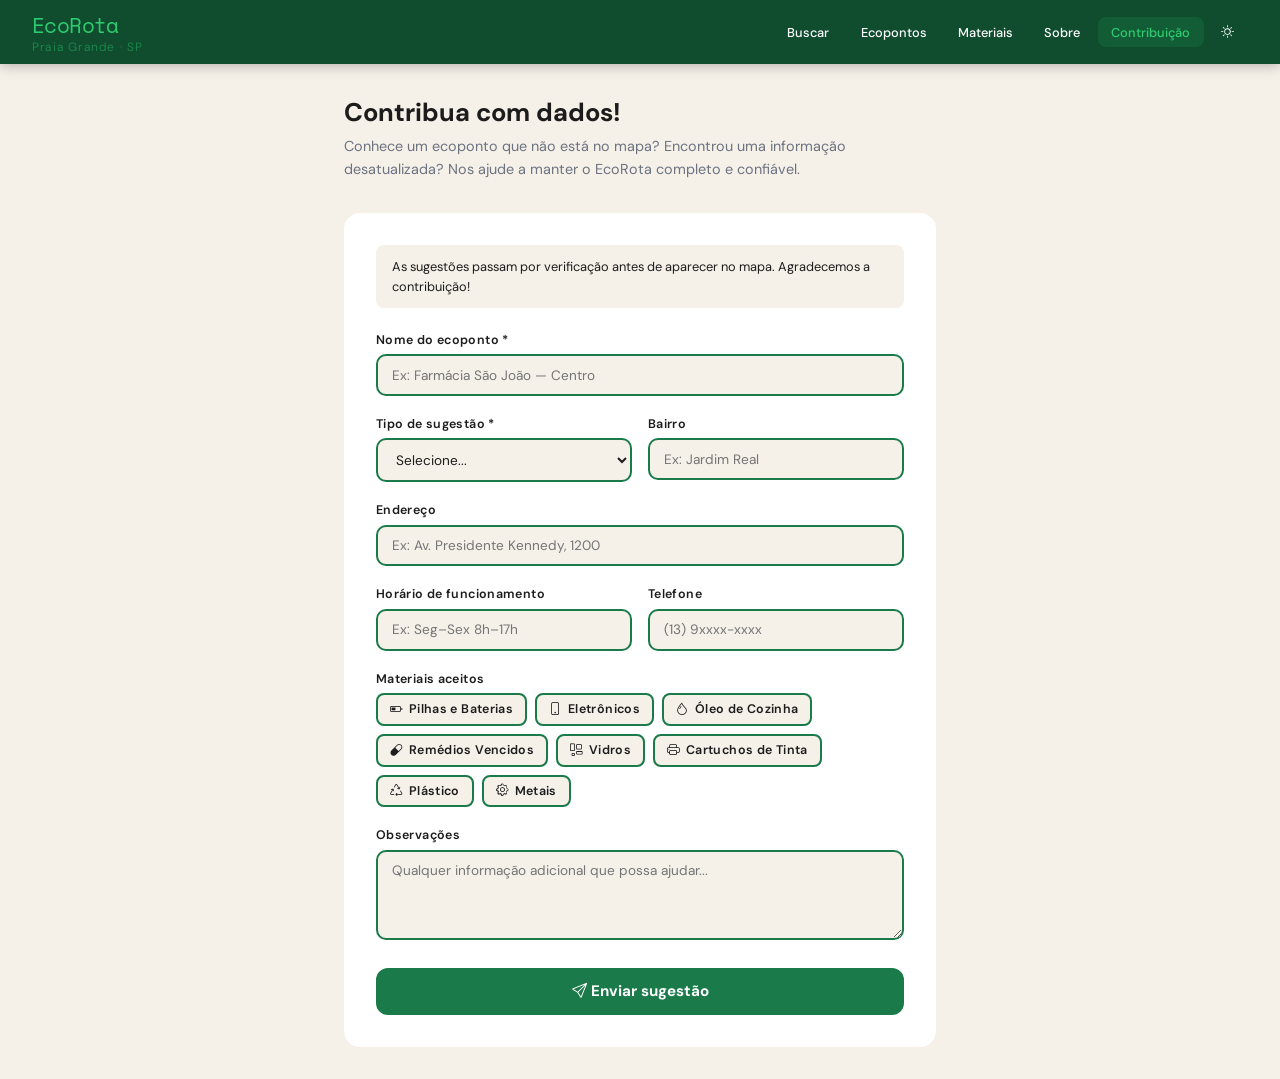
<file: contribuicao.html>
<!DOCTYPE html>
<html lang="pt-BR">
<head>
<meta charset="UTF-8">
<meta name="viewport" content="width=device-width, initial-scale=1.0">
<title>EcoRota — Contato</title>
<link rel="stylesheet" href="https://cdn.jsdelivr.net/npm/bootstrap-icons@1.11.0/font/bootstrap-icons.css">
<link rel="stylesheet" href="styles.css">
<link href="https://fonts.googleapis.com/css2?family=Space+Mono:wght@400;700&family=DM+Sans:wght@300;400;500;600&display=swap" rel="stylesheet">
</head>
<body class="page-contribuicao">

<header>
  <div class="logo">
    EcoRota
    <span>Praia Grande · SP</span>
  </div>
  <nav class="nav">
    <a href="index.html" class="nav-link">Buscar</a>
    <a href="ecopontos.html" class="nav-link">Ecopontos</a>
    <a href="materiais.html" class="nav-link">Materiais</a>
    <a href="sobre.html" class="nav-link">Sobre</a>
    <a href="contribuicao.html" class="nav-link ativo">Contribuição</a>
    <a class="nav-link toggle-dark-mode"><i class="bi bi-brightness-high"></i></a>
  </nav>
</header>

<div class="page-layout">
  <h1 class="page-title">Contribua com dados!</h1>
  <p class="page-sub">Conhece um ecoponto que não está no mapa? Encontrou uma informação desatualizada? Nos ajude a manter o EcoRota completo e confiável.</p>

  <div class="form-card">

    <div class="aviso">
      As sugestões passam por verificação antes de aparecer no mapa. Agradecemos a contribuição!
    </div>

    <div id="formulario">
      <div class="campo">
        <label>Nome do ecoponto *</label>
        <input type="text" id="nome" placeholder="Ex: Farmácia São João — Centro">
      </div>

      <div class="campo-row">
        <div class="campo">
          <label>Tipo de sugestão *</label>
          <select id="tipo">
            <option value="">Selecione...</option>
            <option value="novo">Novo ecoponto</option>
            <option value="correcao">Correção de dados</option>
            <option value="encerrado">Ecoponto encerrado</option>
          </select>
        </div>
        <div class="campo">
          <label>Bairro</label>
          <input type="text" id="bairro" placeholder="Ex: Jardim Real">
        </div>
      </div>

      <div class="campo">
        <label>Endereço</label>
        <input type="text" id="endereco" placeholder="Ex: Av. Presidente Kennedy, 1200">
      </div>

      <div class="campo-row">
        <div class="campo">
          <label>Horário de funcionamento</label>
          <input type="text" id="horario" placeholder="Ex: Seg–Sex 8h–17h">
        </div>
        <div class="campo">
          <label>Telefone</label>
          <input type="text" id="telefone" placeholder="(13) 9xxxx-xxxx">
        </div>
      </div>

      <div class="campo">
        <label>Materiais aceitos</label>
        <div class="checkgroup" id="checkMateriais"></div>
      </div>

      <div class="campo">
        <label>Observações</label>
        <textarea id="obs" placeholder="Qualquer informação adicional que possa ajudar..."></textarea>
      </div>

      <button class="btn-enviar" onclick="enviar()"><i class="bi bi-send"> </i>Enviar sugestão</button>
    </div>

    <div class="sucesso" id="sucesso">
      <i class="bi bi-check-circle-fill"></i>
      <h3>Sugestão recebida!</h3>
      <p>Obrigado por contribuir com o EcoRota. Vamos verificar as informações e adicionar ao mapa em breve.</p>
      <a href="index.html"><i class="bi bi-arrow-left"></i> Voltar ao mapa</a>
    </div>

  </div>
</div>

<script src="script.js"></script>
<script>
// Modo escuro persistente
if (localStorage.getItem('dark') === 'true') {
  document.body.classList.add('dark');
}

document.querySelector('.toggle-dark-mode').addEventListener('click', () => {
  document.body.classList.toggle('dark');
  localStorage.setItem('dark', document.body.classList.contains('dark'));
});

// Renderiza checkboxes de materiais dinamicamente
function renderChecks() {
  const container = document.getElementById('checkMateriais');
  container.innerHTML = CATEGORIAS.map(cat => `
    <label class="check-label">
      <input type="checkbox" value="${cat.id}">
      <i class="bi ${cat.emoji}"></i> ${cat.nome}
    </label>
  `).join('');
}

// Simulação de envio de dados (a ser substituída por integração real no futuro)
function enviar() {
  const nome = document.getElementById('nome').value.trim();
  const tipo = document.getElementById('tipo').value;

  if (!nome || !tipo) {
    alert('Por favor, preencha pelo menos o nome e o tipo de sugestão.');
    return;
  }

  // Por enquanto, só exibe o estado de sucesso
  document.getElementById('formulario').style.display = 'none';
  const sucesso = document.getElementById('sucesso');
  sucesso.style.display = 'flex';
}

renderChecks();
</script>
</body>
</html>
</file>
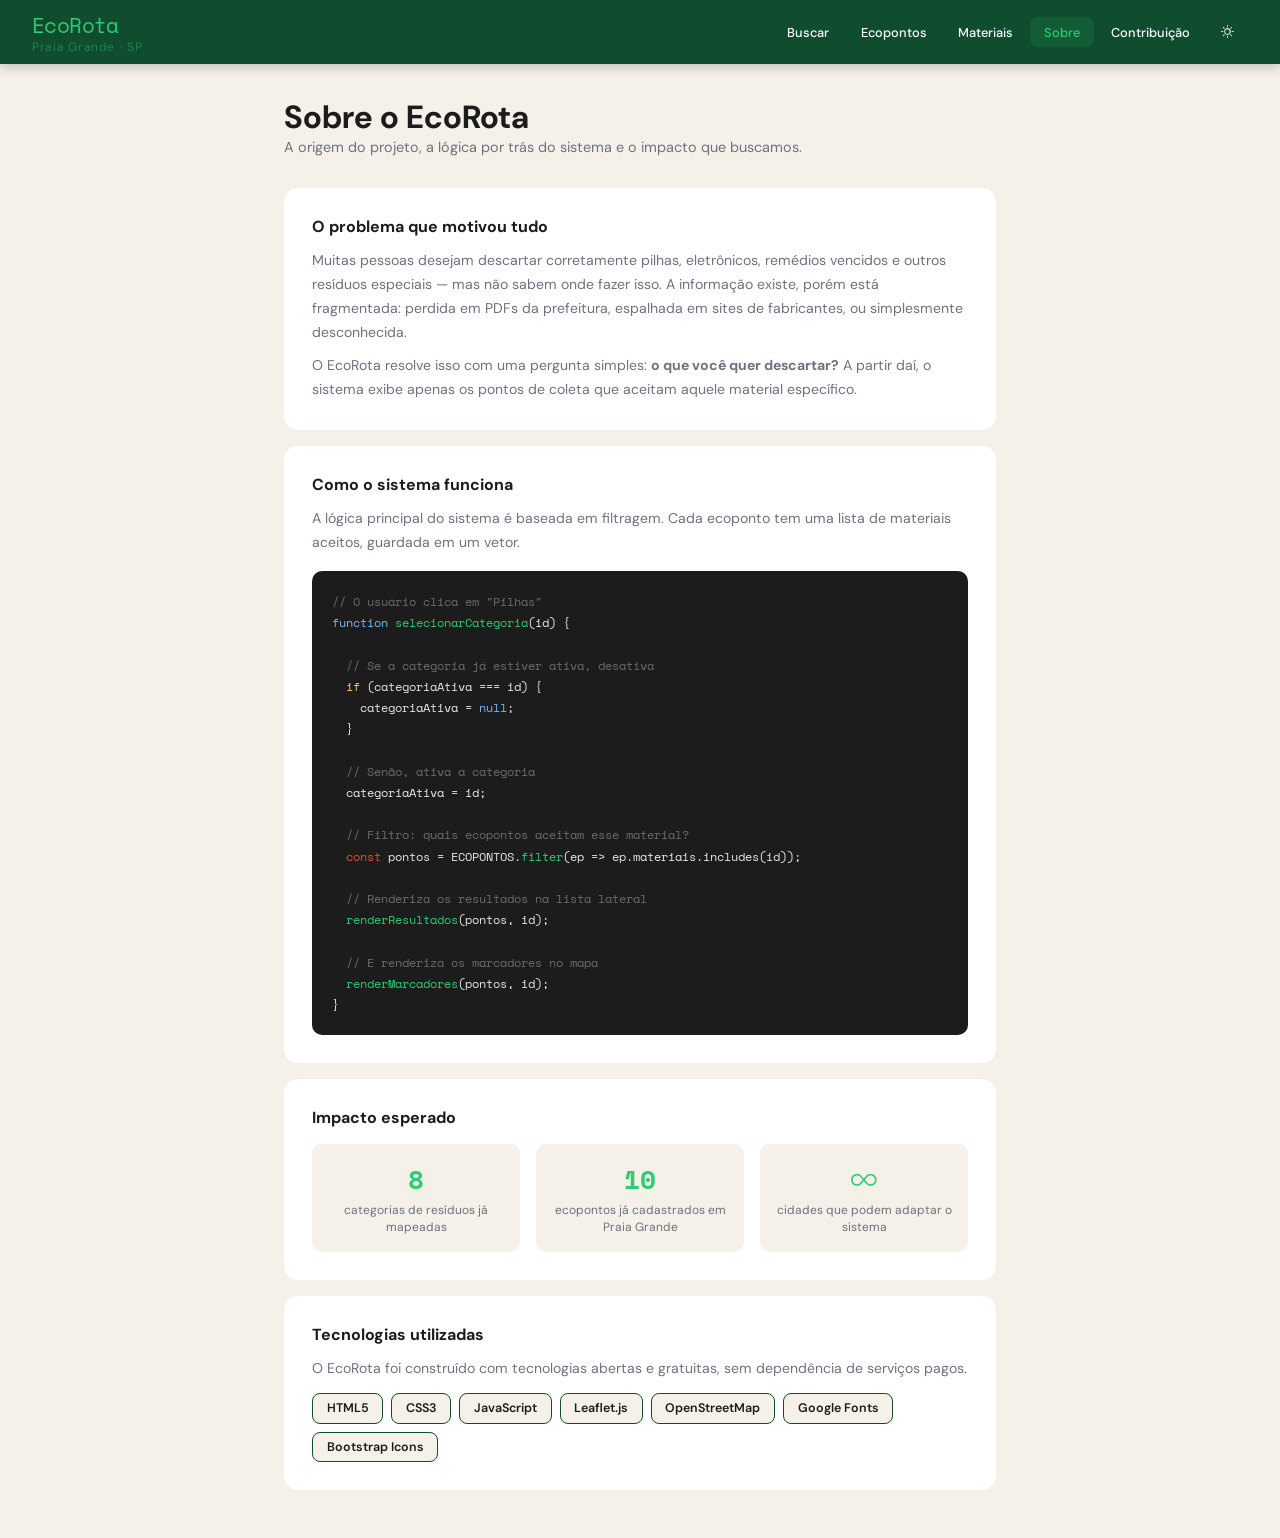
<file: sobre.html>
<!DOCTYPE html>
<html lang="pt-BR">
<head>
<meta charset="UTF-8">
<meta name="viewport" content="width=device-width, initial-scale=1.0">
<title>EcoRota — Sobre</title>
<link href="https://fonts.googleapis.com/css2?family=Space+Mono:wght@400;700&family=DM+Sans:wght@300;400;500;600&display=swap" rel="stylesheet">
<link rel="stylesheet" href="https://cdn.jsdelivr.net/npm/bootstrap-icons@1.11.0/font/bootstrap-icons.css">
<link rel="stylesheet" href="styles.css">
</head>
<body class="page-sobre">

<header>
  <div class="logo">
    EcoRota
    <span>Praia Grande · SP</span>
  </div>
  <nav class="nav">
    <a href="index.html" class="nav-link">Buscar</a>
    <a href="ecopontos.html" class="nav-link">Ecopontos</a>
    <a href="materiais.html" class="nav-link">Materiais</a>
    <a href="sobre.html" class="nav-link ativo">Sobre</a>
    <a href="contribuicao.html" class="nav-link">Contribuição</a>
    <a class="nav-link toggle-dark-mode"><i class="bi bi-brightness-high"></i></a>
  </nav>
</header>

<div class="page-layout">
  <h1 class="page-title">Sobre o EcoRota</h1>
  <p class="page-sub">A origem do projeto, a lógica por trás do sistema e o impacto que buscamos.</p>

  <div class="secao">
    <div class="secao-titulo">O problema que motivou tudo</div>
    <p>Muitas pessoas desejam descartar corretamente pilhas, eletrônicos, remédios vencidos e outros resíduos especiais — mas não sabem onde fazer isso. A informação existe, porém está fragmentada: perdida em PDFs da prefeitura, espalhada em sites de fabricantes, ou simplesmente desconhecida.</p>
    <p>O EcoRota resolve isso com uma pergunta simples: <strong>o que você quer descartar?</strong> A partir daí, o sistema exibe apenas os pontos de coleta que aceitam aquele material específico.</p>
  </div>

  <div class="secao">
    <div class="secao-titulo">Como o sistema funciona</div>
    <p>A lógica principal do sistema é baseada em filtragem. Cada ecoponto tem uma lista de materiais aceitos, guardada em um vetor.</p>
    <div class="codigo-bloco">
      <pre><span class="c-cinza">// O usuário clica em "Pilhas"</span>
<span class="c-azul">function</span> <span class="c-verde">selecionarCategoria</span>(id) {

  <span class="c-cinza">// Se a categoria já estiver ativa, desativa</span>
  <span class="c-laranja">if</span> (categoriaAtiva === id) {
    categoriaAtiva = <span class="c-azul">null</span>;
  }

  <span class="c-cinza">// Senão, ativa a categoria</span>
  categoriaAtiva = id;

  <span class="c-cinza">// Filtro: quais ecopontos aceitam esse material?</span>
  <span class="c-vermelho">const</span> pontos = ECOPONTOS.<span class="c-verde">filter</span>(ep =&gt; ep.materiais.includes(id));

  <span class="c-cinza">// Renderiza os resultados na lista lateral</span>
  <span class="c-verde">renderResultados</span>(pontos, id);

  <span class="c-cinza">// E renderiza os marcadores no mapa</span>
  <span class="c-verde">renderMarcadores</span>(pontos, id);
}</pre>
    </div>
  </div>

  <div class="secao">
    <div class="secao-titulo">Impacto esperado</div>
    <div class="impacto-grid">
      <div class="impacto-item">
        <div class="impacto-num">8</div>
        <div class="impacto-label">categorias de resíduos já mapeadas</div>
      </div>
      <div class="impacto-item">
        <div class="impacto-num">10</div>
        <div class="impacto-label">ecopontos já cadastrados em Praia Grande</div>
      </div>
      <div class="impacto-item">
        <div class="impacto-num"><i class="bi bi-infinity"></i></div>
        <div class="impacto-label">cidades que podem adaptar o sistema</div>
      </div>
    </div>
  </div>

  <div class="secao">
    <div class="secao-titulo">Tecnologias utilizadas</div>
    <p>O EcoRota foi construído com tecnologias abertas e gratuitas, sem dependência de serviços pagos.</p>
    <div class="stack">
      <span class="stack-item">HTML5</span>
      <span class="stack-item">CSS3</span>
      <span class="stack-item">JavaScript</span>
      <span class="stack-item">Leaflet.js</span>
      <span class="stack-item">OpenStreetMap</span>
      <span class="stack-item">Google Fonts</span>
      <span class="stack-item">Bootstrap Icons</span>
    </div>
  </div>

</div>

<script src="script.js"></script>
<script>
// Modo escuro persistente
if (localStorage.getItem('dark') === 'true') {
  document.body.classList.add('dark');
}

document.querySelector('.toggle-dark-mode').addEventListener('click', () => {
  document.body.classList.toggle('dark');
  localStorage.setItem('dark', document.body.classList.contains('dark'));
});
</script>
</body>
</html>
</file>
<file: styles.css>
:root {
    --verde: #1a7a4a;
    --verde-claro: #2ecc71;
    --verde-escuro: #0f4d2e;
    --areia: #f5f0e8;
    --carvao: #1c1c1c;
    --carvao-q-mantem-escuro: #1c1c1c;
    --cinza: #6b7280;
    --branco: #ffffff;
    --branco-q-n-muda: #ffffff;
    --sombra: 0 4px 24px rgba(0,0,0,0.10);
  }

  
  * { margin: 0; padding: 0; box-sizing: border-box; }
  
  body {
    font-family: 'DM Sans', sans-serif;
    background: var(--areia);
    color: var(--carvao);
    min-height: 100vh;
  }
  
  body.dark {
    --areia: #093300;
    --carvao: #f0f0f0;
    --carvao-q-mantem-escuro: #000000;
    --cinza: #9ca3af;
    --branco: #021b00;
    --sombra: 0 4px 24px rgba(0,0,0,0.25);
  }

  body.dark .leaflet-tile {
    filter: invert(1) hue-rotate(180deg) saturate(0.8) brightness(0.85);
  }

  /* HEADER */
  header {
    background: var(--verde-escuro);
    padding: 0 2rem;
    height: 64px;
    display: flex;
    align-items: center;
    justify-content: space-between;
    position: sticky;
    top: 0;
    z-index: 1000;
    box-shadow: 0 2px 12px rgba(0,0,0,0.25);
  }

  .nav {
    display: flex;
    align-items: center;
    gap: 0.25rem;
  }

  .nav-link {
    color: var(--branco-q-n-muda);
    text-decoration: none;
    font-size: 0.8rem;
    font-weight: 500;
    padding: 0.4rem 0.85rem;
    border-radius: 8px;
    transition: all 0.18s ease;
  }

  .nav-link:hover {
    color: var(--branco-q-n-muda);
    background: rgba(255,255,255,0.1);
  }

  .nav-link.ativo {
    color: var(--verde-claro);
    background: rgba(46,204,113,0.12);
  }

  .logo {
    font-family: 'Space Mono', monospace;
    font-size: 1.3rem;
    color: var(--verde-claro);
    letter-spacing: -0.03em;
  }

  .logo span {
    color: var(--branco-n-muda);
    opacity: 0.5;
    font-size: 0.75rem;
    display: block;
    letter-spacing: 0.1em;
    font-family: 'DM Sans', sans-serif;
    font-weight: 300;
    margin-top: -2px;
  }

  .badge {
    background: var(--verde-claro);
    color: var(--verde-escuro);
    font-size: 0.7rem;
    font-weight: 600;
    padding: 4px 10px;
    border-radius: 999px;
    letter-spacing: 0.05em;
  }

  /* LAYOUT PRINCIPAL */
  .app {
    display: grid;
    grid-template-columns: 380px 1fr;
    height: calc(100vh - 64px);
  }

  /* PAINEL LATERAL */
  .painel {
    background: var(--branco);
    display: flex;
    flex-direction: column;
    border-right: 1px solid var(--areia);
    overflow: hidden;
  }

  .painel-top {
    padding: 1.5rem;
    border-bottom: 1px solid var(--areia);
  }

  .painel-top h2 {
    font-size: 1rem;
    font-weight: 600;
    color: var(--carvao);
    margin-bottom: 0.25rem;
  }

  .painel-top p {
    font-size: 0.8rem;
    color: var(--cinza);
    font-weight: 300;
  }

  /* CATEGORIAS */
  .categorias {
    padding: 1rem 1.5rem;
    border-bottom: 1px solid var(--areia);
    flex-shrink: 0;
  }

  .categorias-label {
    font-size: 0.65rem;
    font-weight: 600;
    letter-spacing: 0.12em;
    color: var(--cinza);
    text-transform: uppercase;
    margin-bottom: 0.75rem;
  }

  .categorias-grid {
    display: grid;
    grid-template-columns: 1fr 1fr;
    gap: 0.5rem;
  }

  .cat-btn {
    background: var(--areia);
    border: 2px solid transparent;
    border-radius: 10px;
    padding: 0.75rem 0.5rem;
    cursor: pointer;
    display: flex;
    flex-direction: column;
    align-items: center;
    gap: 0.4rem;
    transition: all 0.18s ease;
    font-family: 'DM Sans', sans-serif;
  }

  .cat-btn:hover {
    border-color: var(--verde-claro);
    background: var(--branco);
    transform: translateY(-1px);
  }

  .cat-btn.ativo {
    border-color: var(--verde);
    background: var(--branco);
    box-shadow: 0 0 0 3px rgba(46,204,113,0.15);
  }

  .cat-btn .emoji {
    font-size: 1.5rem;
    line-height: 1;
    color: var(--carvao);
  }

  .cat-btn.ativo .emoji {
    color: var(--verde-claro);
  }

  .cat-btn .nome {
    font-size: 0.72rem;
    font-weight: 500;
    color: var(--carvao);
    text-align: center;
    line-height: 1.2;
  }

  .cat-btn.ativo .nome {
    color: var(--verde-claro);
    font-weight: 600;
  }

  /* RESULTADOS */
  .resultados {
    flex: 1;
    overflow-y: auto;
    padding: 1rem 1.5rem;
    min-height: 0;
  }

  .resultados-label {
    font-size: 0.65rem;
    font-weight: 600;
    letter-spacing: 0.12em;
    color: var(--cinza);
    text-transform: uppercase;
    margin-bottom: 0.75rem;
  }

  .estado-vazio {
    display: flex;
    flex-direction: column;
    align-items: center;
    justify-content: center;
    height: 200px;
    gap: 0.75rem;
    color: var(--cinza);
    text-align: center;
  }

  .estado-vazio .icone {
    font-size: 2.5rem;
    opacity: 0.4;
  }

  .estado-vazio p {
    font-size: 0.85rem;
    font-weight: 300;
    max-width: 220px;
    line-height: 1.5;
  }

  /* CARD ECOPONTO */
  .card {
    background: var(--areia);
    border-radius: 12px;
    padding: 1rem;
    margin-bottom: 0.75rem;
    cursor: pointer;
    border: 2px solid transparent;
    transition: all 0.18s ease;
    animation: slideIn 0.25s ease;
  }

  @keyframes slideIn {
    from { opacity: 0; transform: translateY(8px); }
    to   { opacity: 1; transform: translateY(0); }
  }

  .card:hover {
    border-color: var(--verde-claro);
    background: var(--branco);
  }

  .card.selecionado {
    border-color: var(--verde);
    background: var(--branco);
  }

  .card-nome {
    font-size: 0.9rem;
    font-weight: 600;
    color: var(--carvao);
    margin-bottom: 0.4rem;
  }

  .card-info {
    font-size: 0.78rem;
    color: var(--cinza);
    display: flex;
    flex-direction: column;
    gap: 0.2rem;
  }

  .card-info span {
    display: flex;
    align-items: center;
    gap: 0.4rem;
  }

  .card-tags {
    display: flex;
    flex-wrap: wrap;
    gap: 0.3rem;
    margin-top: 0.6rem;
  }

  .tag {
    background: var(--verde-escuro);
    color: var(--branco-q-n-muda);
    font-size: 0.65rem;
    font-weight: 500;
    padding: 2px 8px;
    border-radius: 999px;
    letter-spacing: 0.03em;
  }

  .tag.destaque {
    background: var(--verde-claro);
    color: var(--verde-escuro);
    font-weight: 700;
  }

  /* CONTADOR */
  .contador {
    display: inline-flex;
    align-items: center;
    gap: 0.4rem;
    background: var(--verde);
    color: var(--branco-q-n-muda);
    font-size: 0.72rem;
    font-weight: 600;
    padding: 3px 10px;
    border-radius: 999px;
    margin-bottom: 0.75rem;
  }

  /* MAPA */
  #mapa {
    width: 100%;
    height: 100%;
    z-index: 1;
  }

  /* POPUP LEAFLET customizado */
  .leaflet-popup-content-wrapper {
    border-radius: 12px;
    box-shadow: var(--sombra);
    font-family: 'DM Sans', sans-serif;
    padding: 0;
  }

  .leaflet-popup-content {
    margin: 0;
    min-width: 220px;
  }

  .popup-inner {
    border-radius: 12px;
    padding: 1rem;
    background: var(--branco);
  }

  .leaflet-popup-tip {
    background: var(--branco);
  }

  .popup-nome {
    font-weight: 700;
    font-size: 0.95rem;
    color: var(--verde);
    margin-bottom: 0.5rem;
  }

  .popup-linha {
    font-size: 0.78rem;
    color: var(--cinza);
    margin-bottom: 0.25rem;
    display: flex;
    gap: 0.4rem;
  }

  .popup-materiais {
    margin-top: 0.6rem;
    display: flex;
    flex-wrap: wrap;
    gap: 0.3rem;
  }

  .popup-tag {
    background: var(--branco);
    color: var(--verde-claro);
    font-size: 0.65rem;
    font-weight: 600;
    padding: 2px 8px;
    border-radius: 999px;
    border: 1px solid var(--verde-claro);
  }

  /* ZOOM IN E ZOOM OUT CUSTOMIZADOS */
  .leaflet-control-zoom-in,
  .leaflet-control-zoom-out {
    background: var(--branco) !important;
    color: var(--carvao) !important;
  }

  /* SCROLLBAR */
  .resultados::-webkit-scrollbar { width: 4px; }
  .resultados::-webkit-scrollbar-track { background: transparent; }
  .resultados::-webkit-scrollbar-thumb { background: var(--verde); border-radius: 4px; }

  /* RESPONSIVO SIMPLES */
  @media (max-width: 768px) {
    .resultados { display: none; }
    .app { grid-template-columns: 1fr; grid-template-rows: auto 1fr; }
    .painel { max-height: 55vh; }
    #mapa { min-height: 300px; }

    .cat-btn {
      padding: 0.2rem;
      gap: 0;
    }
    
    .nav-link {
      font-size: 0.65rem;
      padding: 0.3rem 0.5rem;
    }

    .logo {
      font-size: 1rem;
    }
  }

  /* PAGE MATERIAIS */
  .page-materiais .page-layout {
    max-width: 860px;
    margin: 0 auto;
    padding: 2rem 1.5rem;
  }

  .page-materiais .page-title {
    font-family: 'DM Sans', sans-serif;
    font-size: 1.6rem;
    color: var(--carvao);
    margin-bottom: 0.4rem;
  }

  .page-materiais .page-sub {
    font-size: 0.9rem;
    color: var(--cinza);
    margin-bottom: 2rem;
  }

  .page-materiais .mat-grid {
    display: grid;
    grid-template-columns: repeat(auto-fill, minmax(340px, 1fr));
    gap: 1rem;
  }

  .page-materiais .mat-card {
    background: var(--branco);
    border-radius: 14px;
    padding: 1.5rem;
    border: 1px solid var(--verde-escuro);
    transition: box-shadow 0.18s;
  }

  .page-materiais .mat-card:hover { box-shadow: var(--sombra); }

  .page-materiais .mat-header {
    display: flex;
    align-items: center;
    gap: 0.75rem;
    margin-bottom: 1rem;
  }

  .page-materiais .mat-header .bi { font-size: 2rem; line-height: 1; color: var(--carvao); }

  .page-materiais .mat-nome {
    font-size: 1rem;
    font-weight: 700;
    color: var(--carvao);
  }

  .page-materiais .mat-secao {
    font-size: 0.7rem;
    font-weight: 700;
    letter-spacing: 0.1em;
    text-transform: uppercase;
    color: var(--cinza);
    margin-bottom: 0.35rem;
    margin-top: 0.75rem;
  }

  .page-materiais .mat-lista {
    list-style: none;
    display: flex;
    flex-direction: column;
    gap: 0.25rem;
  }

  .page-materiais .mat-lista .bi {
    font-size: 1rem;
    color: var(--carvao);
  }
  
  .page-materiais .mat-lista li {
    font-size: 0.82rem;
    color: var(--carvao);
    display: flex;
    gap: 0.4rem;
    line-height: 1.4;
  }

  .page-materiais .mat-alerta {
    background: var(--areia);
    border-radius: 8px;
    padding: 0.6rem 0.75rem;
    font-size: 0.78rem;
    color: var(--carvao);
    margin-top: 0.75rem;
    line-height: 1.5;
  }

  .page-materiais .buscar-btn {
    display: inline-block;
    margin-top: 1rem;
    background: var(--verde);
    color: var(--branco-q-n-muda);
    font-size: 0.78rem;
    font-weight: 600;
    padding: 0.45rem 1rem;
    border-radius: 8px;
    text-decoration: none;
    transition: background 0.18s;
  }

  .page-materiais .buscar-btn:hover { background: var(--verde-escuro); }

  /* PAGE SOBRE */
  .page-sobre .page-layout {
    max-width: 760px;
    margin: 0 auto;
    padding: 2rem 1.5rem;
  }

  .page-sobre.page-title {
    font-family: 'DM Sans', sans-serif;
    font-size: 1.6rem;
    color: var(--verde);
    margin-bottom: 0.4rem;
  }

  .page-sobre .page-sub {
    font-size: 0.9rem;
    color: var(--cinza);
    margin-bottom: 2rem;
  }

  .page-sobre .secao {
    background: var(--branco);
    border-radius: 14px;
    padding: 1.75rem;
    margin-bottom: 1rem;
  }

  .page-sobre .secao-titulo {
    font-size: 1rem;
    font-weight: 700;
    color: var(--carvao);
    margin-bottom: 0.75rem;
    display: flex;
    align-items: center;
    gap: 0.5rem;
  }

  .page-sobre .secao p {
    font-size: 0.88rem;
    color: var(--cinza);
    line-height: 1.7;
    margin-bottom: 0.6rem;
  }

  .page-sobre .secao p:last-child { margin-bottom: 0; }

  /* PAGE SOBRE: BLOCO DE CÓDIGO */
  .page-sobre .codigo-bloco {
    background: var(--carvao-q-mantem-escuro);
    border-radius: 10px;
    padding: 1.25rem;
    margin-top: 1rem;
    overflow-x: auto;
  }

  .page-sobre .codigo-bloco pre {
    font-family: 'Space Mono', monospace;
    font-size: 0.78rem;
    color: #e5e7eb;
    line-height: 1.7;
    margin: 0;
  }

  .page-sobre .c-vermelho { color: #e74c3c; }
  .page-sobre .c-verde  { color: #2ecc71; }
  .page-sobre .c-azul   { color: #74b9ff; }
  .page-sobre .c-laranja { color: #fdcb6e; }
  .page-sobre .c-cinza  { color: #636e72; }

  /* PAGE SOBRE: IMPACTO */
  .page-sobre .impacto-grid {
    display: grid;
    grid-template-columns: repeat(3, 1fr);
    gap: 1rem;
    margin-top: 1rem;
  }

  .page-sobre .impacto-item {
    background: var(--areia);
    border-radius: 10px;
    padding: 1rem;
    text-align: center;
  }

  .page-sobre .impacto-num {
    font-family: 'Space Mono', monospace;
    font-size: 1.6rem;
    color: var(--verde-claro);
    font-weight: 700;
  }

  .page-sobre .impacto-label {
    font-size: 0.75rem;
    color: var(--cinza);
    margin-top: 0.25rem;
    line-height: 1.4;
  }

  /* PAGE SOBRE: TECH STACK */
  .page-sobre .stack {
    display: flex;
    flex-wrap: wrap;
    gap: 0.5rem;
    margin-top: 0.75rem;
  }

  .page-sobre .stack-item {
    background: var(--areia);
    border-radius: 8px;
    padding: 0.4rem 0.85rem;
    font-size: 0.78rem;
    font-weight: 600;
    color: var(--carvao);
    border: 1px solid var(--verde-escuro);
  }

  /* PAGE ECOPONTOS */
  .page-ecopontos .page-layout {
    max-width: 960px;
    margin: 0 auto;
    padding: 2rem 1.5rem;
  }

  .page-ecopontos .page-title {
    font-family: 'DM Sans', sans-serif;
    font-size: 1.6rem;
    color: var(--carvao);
    margin-bottom: 0.4rem;
  }

  .page-ecopontos .page-sub {
    font-size: 0.9rem;
    color: var(--cinza);
    margin-bottom: 2rem;
  }

  .page-ecopontos .filtro-bar {
    display: flex;
    gap: 0.75rem;
    margin-bottom: 1.5rem;
    flex-wrap: wrap;
  }

  .page-ecopontos .filtro-input {
    flex: 1;
    min-width: 200px;
    padding: 0.6rem 1rem;
    border: 2px solid var(--branco);
    border-radius: 10px;
    font-family: 'DM Sans', sans-serif;
    font-size: 0.85rem;
    outline: none;
    transition: border-color 0.18s;
    background: var(--branco);
    color: var(--carvao);
  }

  .page-ecopontos .filtro-input:focus { border-color: var(--verde-claro); }

  .page-ecopontos .lista-ecopontos {
    display: grid;
    grid-template-columns: repeat(auto-fill, minmax(280px, 1fr));
    gap: 1rem;
  }

  .page-ecopontos .ep-card {
    background: var(--branco);
    border-radius: 14px;
    padding: 1.25rem;
    border: 2px solid transparent;
    transition: all 0.18s ease;
    animation: slideIn 0.25s ease;
  }

  .page-ecopontos .ep-card:hover {
    border-color: var(--verde-claro);
    transform: translateY(-2px);
    box-shadow: var(--sombra);
  }

  .page-ecopontos .ep-nome {
    font-size: 0.95rem;
    font-weight: 700;
    color: var(--verde);
    margin-bottom: 0.6rem;
  }

  .page-ecopontos .ep-info {
    font-size: 0.78rem;
    color: var(--cinza);
    display: flex;
    flex-direction: column;
    gap: 0.25rem;
    margin-bottom: 0.75rem;
  }

  .page-ecopontos .ep-tags {
    display: flex;
    flex-wrap: wrap;
    gap: 0.3rem;
  }

  .page-ecopontos .nenhum {
    grid-column: 1/-1;
    text-align: center;
    padding: 3rem;
    color: var(--cinza);
    font-size: 0.9rem;
  }

  /* PAGE CONTRIBUIÇAO */

  .page-contribuicao .page-layout {
    max-width: 640px;
    margin: 0 auto;
    padding: 2rem 1.5rem;
  }

  .page-contribuicao .page-title {
    font-family: 'DM Sans', sans-serif;
    font-size: 1.6rem;
    color: var(--carvao);
    margin-bottom: 0.4rem;
  }

  .page-contribuicao .page-sub {
    font-size: 0.9rem;
    color: var(--cinza);
    margin-bottom: 2rem;
    line-height: 1.6;
  }

  .page-contribuicao .form-card {
    background: var(--branco);
    border-radius: 16px;
    padding: 2rem;
  }

  .page-contribuicao .campo {
    display: flex;
    flex-direction: column;
    gap: 0.4rem;
    margin-bottom: 1.25rem;
  }

  .page-contribuicao .campo label {
    font-size: 0.78rem;
    font-weight: 600;
    color: var(--carvao);
    letter-spacing: 0.03em;
  }

  .page-contribuicao .campo input,
  .page-contribuicao .campo select,
  .page-contribuicao .campo textarea {
    padding: 0.65rem 0.9rem;
    border: 2px solid var(--verde);
    border-radius: 10px;
    font-family: 'DM Sans', sans-serif;
    font-size: 0.85rem;
    color: var(--carvao);
    outline: none;
    transition: border-color 0.18s;
    background: var(--areia);
    width: 100%;
  }

  .page-contribuicao .campo input:focus,
  .page-contribuicao .campo select:focus,
  .page-contribuicao .campo textarea:focus {
    border-color: var(--verde-claro);
    background: var(--branco);
  }

  .page-contribuicao .campo textarea { resize: vertical; min-height: 90px; }

  .page-contribuicao .campo-row {
    display: grid;
    grid-template-columns: 1fr 1fr;
    gap: 1rem;
  }

  .page-contribuicao .checkgroup {
    display: flex;
    flex-wrap: wrap;
    gap: 0.5rem;
  }

  .page-contribuicao .check-label {
    display: flex;
    align-items: center;
    gap: 0.4rem;
    background: var(--areia);
    border: 2px solid var(--verde);
    border-radius: 8px;
    padding: 0.4rem 0.75rem;
    font-size: 0.78rem;
    cursor: pointer;
    transition: all 0.18s;
    user-select: none;
  }

  .page-contribuicao .check-label input[type="checkbox"] { display: none; }

  .page-contribuicao .check-label:has(input:checked) {
    border-color: var(--verde-claro);
    background: var(--branco);
    color: var(--verde-claro);
    font-weight: 600;
  }

  .page-contribuicao .btn-enviar {
    width: 100%;
    padding: 0.85rem;
    background: var(--verde);
    color: var(--branco-q-n-muda);
    border: none;
    border-radius: 12px;
    font-family: 'DM Sans', sans-serif;
    font-size: 0.95rem;
    font-weight: 700;
    cursor: pointer;
    transition: background 0.18s, transform 0.12s;
    margin-top: 0.5rem;
  }

  .page-contribuicao .btn-enviar:hover {
    background: var(--verde-escuro);
    transform: translateY(-1px);
  }

  .page-contribuicao .btn-enviar:active { transform: translateY(0); }

  /* PAGE CONTRIBUIÇAO: SUCESSO */
  .page-contribuicao .sucesso {
    display: none;
    flex-direction: column;
    align-items: center;
    text-align: center;
    gap: 0.75rem;
    padding: 2rem 0;
  }

  .page-contribuicao .sucesso .icone {
    font-size: 3rem;
  }

  .page-contribuicao .sucesso h3 {
    font-size: 1.1rem;
    font-weight: 700;
    color: var(--carvao);
  }

  .page-contribuicao .sucesso p {
    font-size: 0.85rem;
    color: var(--cinza);
    max-width: 300px;
    line-height: 1.6;
  }

  .page-contribuicao .sucesso a {
    color: var(--carvao);
    font-weight: 600;
    text-decoration: none;
  }

  .page-contribuicao .aviso {
    background: var(--areia);
    border-radius: 8px;
    padding: 0.75rem 1rem;
    font-size: 0.8rem;
    color: var(--carvao);
    margin-bottom: 1.5rem;
    line-height: 1.5;
  }
</file>
